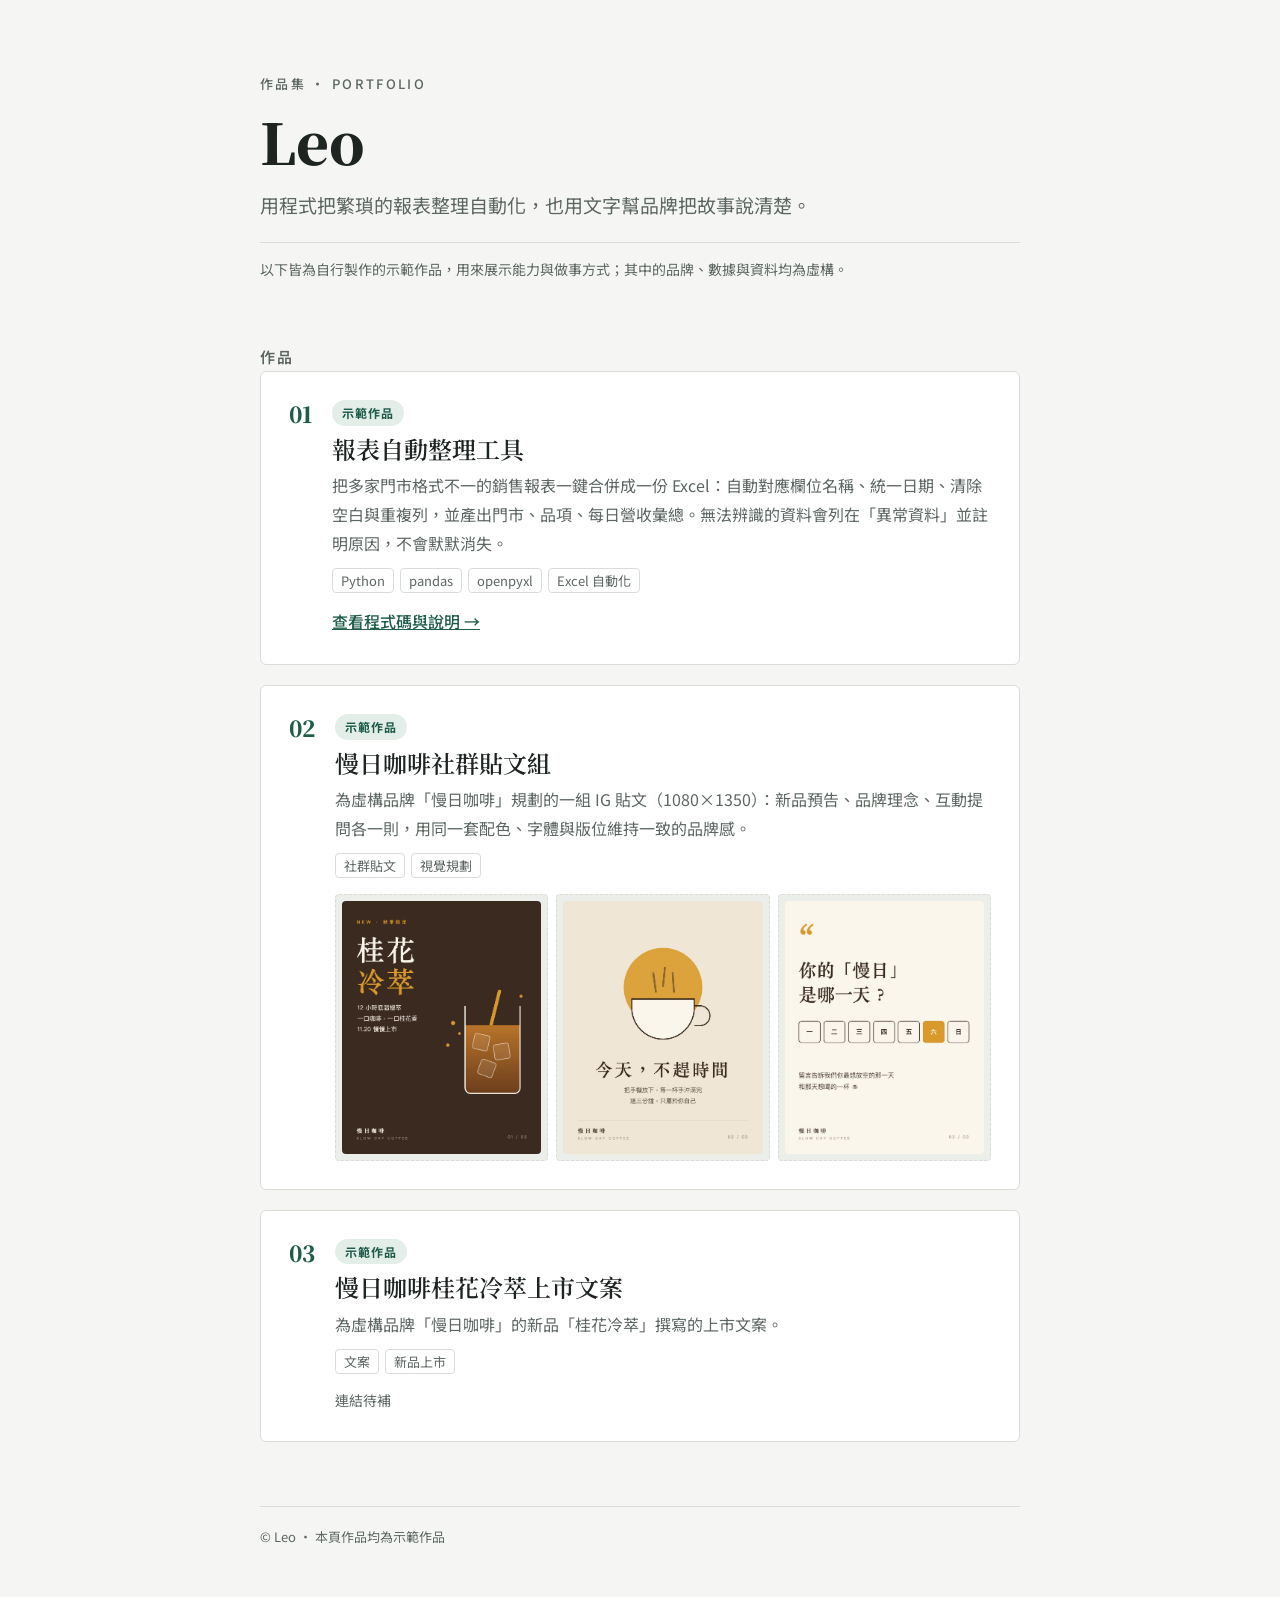
<file: index.html>
<!doctype html>
<html lang="zh-Hant-TW">
<head>
<meta charset="utf-8">
<meta name="viewport" content="width=device-width, initial-scale=1, viewport-fit=cover">
<title>Leo 作品集</title>
<meta name="description" content="Leo 的作品集：資料整理自動化與品牌文案示範作品。">
<link rel="preconnect" href="https://fonts.googleapis.com">
<link rel="preconnect" href="https://fonts.gstatic.com" crossorigin>
<link rel="stylesheet" href="https://fonts.googleapis.com/css2?family=Noto+Serif+TC:wght@600;900&family=Noto+Sans+TC:wght@400;500;700&display=swap">
<style>
/* 版面：單欄閱讀寬度，作品以編號清單排列（順序即瀏覽順序），手機自動堆疊 */
:root{
  --paper:#f5f6f3; --surface:#ffffff; --ink:#1d2421; --muted:#5d6762; --line:#d9ddd8;
  --accent:#1f5c4a; --accent-soft:#e3eee9; --placeholder:#eceee9;
  --display:"Noto Serif TC","Songti TC",serif;
  --body:"Noto Sans TC","PingFang TC","Microsoft JhengHei",sans-serif;
  color-scheme:light;
}
@media (prefers-color-scheme:dark){
  :root{--paper:#121614;--surface:#1a201d;--ink:#e6ebe8;--muted:#9aa5a0;--line:#2c3430;
    --accent:#7cc4a8;--accent-soft:#1f2e28;--placeholder:#222a26;color-scheme:dark}
}
*{box-sizing:border-box}
body{margin:0;background:var(--paper);color:var(--ink);font:400 16px/1.8 var(--body);
  padding:env(safe-area-inset-top,0px) 20px env(safe-area-inset-bottom,0px)}
.wrap{max-width:760px;margin-inline:auto;padding-block:72px 48px;display:flex;flex-direction:column;gap:64px}
a{color:var(--accent)}
a:focus-visible{outline:2px solid var(--accent);outline-offset:3px;border-radius:2px}

header{display:flex;flex-direction:column;gap:14px}
.eyebrow{font-size:13px;letter-spacing:.18em;color:var(--muted);font-weight:500}
h1{margin:0;font:900 clamp(36px,8vw,56px)/1.15 var(--display);text-wrap:balance}
.intro{margin:0;font-size:clamp(17px,2.6vw,19px);color:var(--muted);max-width:32em}
.note{font-size:14px;color:var(--muted);border-top:1px solid var(--line);padding-top:14px;margin:6px 0 0}

h2{margin:0 0 4px;font:600 15px var(--body);letter-spacing:.16em;color:var(--muted)}
.works{list-style:none;margin:0;padding:0;display:flex;flex-direction:column;gap:20px;counter-reset:w}
.work{background:var(--surface);border:1px solid var(--line);border-radius:6px;padding:28px;
  display:grid;grid-template-columns:auto 1fr;gap:6px 20px;counter-increment:w}
.work::before{content:counter(w,decimal-leading-zero);font:900 22px/1.3 var(--display);color:var(--accent);grid-row:span 5}
.badge{justify-self:start;font-size:12px;font-weight:700;letter-spacing:.08em;color:var(--accent);
  background:var(--accent-soft);padding:2px 10px;border-radius:999px}
.work h3{margin:0;font:600 clamp(20px,3.6vw,24px)/1.4 var(--display);text-wrap:balance}
.work p{margin:0;color:var(--muted)}
.tags{display:flex;flex-wrap:wrap;gap:6px;margin:4px 0 0;padding:0;list-style:none}
.tags li{font-size:13px;border:1px solid var(--line);border-radius:4px;padding:0 8px;color:var(--muted)}
.actions{display:flex;flex-wrap:wrap;gap:16px;align-items:center;margin-top:8px;font-weight:500}
.actions .todo{color:var(--muted);font-size:14px;font-weight:400}
.slots{display:grid;grid-template-columns:repeat(3,1fr);gap:8px;margin-top:10px;grid-column:2}
.slot{aspect-ratio:4/5;max-width:100%;background:var(--placeholder);border:1px dashed var(--line);border-radius:4px;
  display:grid;place-items:center;font-size:12px;color:var(--muted);text-align:center;padding:6px}
.slot img{width:100%;height:100%;object-fit:cover;border-radius:4px}

footer{font-size:13px;color:var(--muted);border-top:1px solid var(--line);padding-top:18px}
@media (max-width:520px){
  .wrap{padding-block:48px 36px;gap:48px}
  .work{grid-template-columns:1fr;padding:22px}
  .work::before{grid-row:auto}
  .slots{grid-column:1}
}
</style>
</head>
<body>
<div class="wrap">
  <header>
    <div class="eyebrow">作品集 · PORTFOLIO</div>
    <h1>Leo</h1>
    <p class="intro">用程式把繁瑣的報表整理自動化，也用文字幫品牌把故事說清楚。</p>
    <p class="note">以下皆為自行製作的示範作品，用來展示能力與做事方式；其中的品牌、數據與資料均為虛構。</p>
  </header>

  <main>
    <h2>作品</h2>
    <ol class="works">
      <li class="work">
        <span class="badge">示範作品</span>
        <h3>報表自動整理工具</h3>
        <p>把多家門市格式不一的銷售報表一鍵合併成一份 Excel：自動對應欄位名稱、統一日期、清除空白與重複列，並產出門市、品項、每日營收彙總。無法辨識的資料會列在「異常資料」並註明原因，不會默默消失。</p>
        <ul class="tags"><li>Python</li><li>pandas</li><li>openpyxl</li><li>Excel 自動化</li></ul>
        <div class="actions"><a href="https://github.com/leo04133/report-tool" id="repo-link">查看程式碼與說明 →</a></div>
      </li>

      <li class="work">
        <span class="badge">示範作品</span>
        <h3>慢日咖啡社群貼文組</h3>
        <p>為虛構品牌「慢日咖啡」規劃的一組 IG 貼文（1080×1350）：新品預告、品牌理念、互動提問各一則，用同一套配色、字體與版位維持一致的品牌感。</p>
        <ul class="tags"><li>社群貼文</li><li>視覺規劃</li></ul>
        <div class="slots" aria-label="貼文圖片">
          <div class="slot"><img src="images/post1.jpg" alt="桂花冷萃新品預告貼文" loading="lazy"></div>
          <div class="slot"><img src="images/post2.jpg" alt="「今天，不趕時間」品牌理念貼文" loading="lazy"></div>
          <div class="slot"><img src="images/post3.jpg" alt="「你的慢日是哪一天？」互動貼文" loading="lazy"></div>
        </div>
      </li>

      <li class="work">
        <span class="badge">示範作品</span>
        <h3>慢日咖啡桂花冷萃上市文案</h3>
        <p>為虛構品牌「慢日咖啡」的新品「桂花冷萃」撰寫的上市文案。</p>
        <ul class="tags"><li>文案</li><li>新品上市</li></ul>
        <div class="actions"><span class="todo">連結待補</span></div>
      </li>
    </ol>
  </main>

  <footer>© Leo · 本頁作品均為示範作品</footer>
</div>
</body>
</html>
</file>
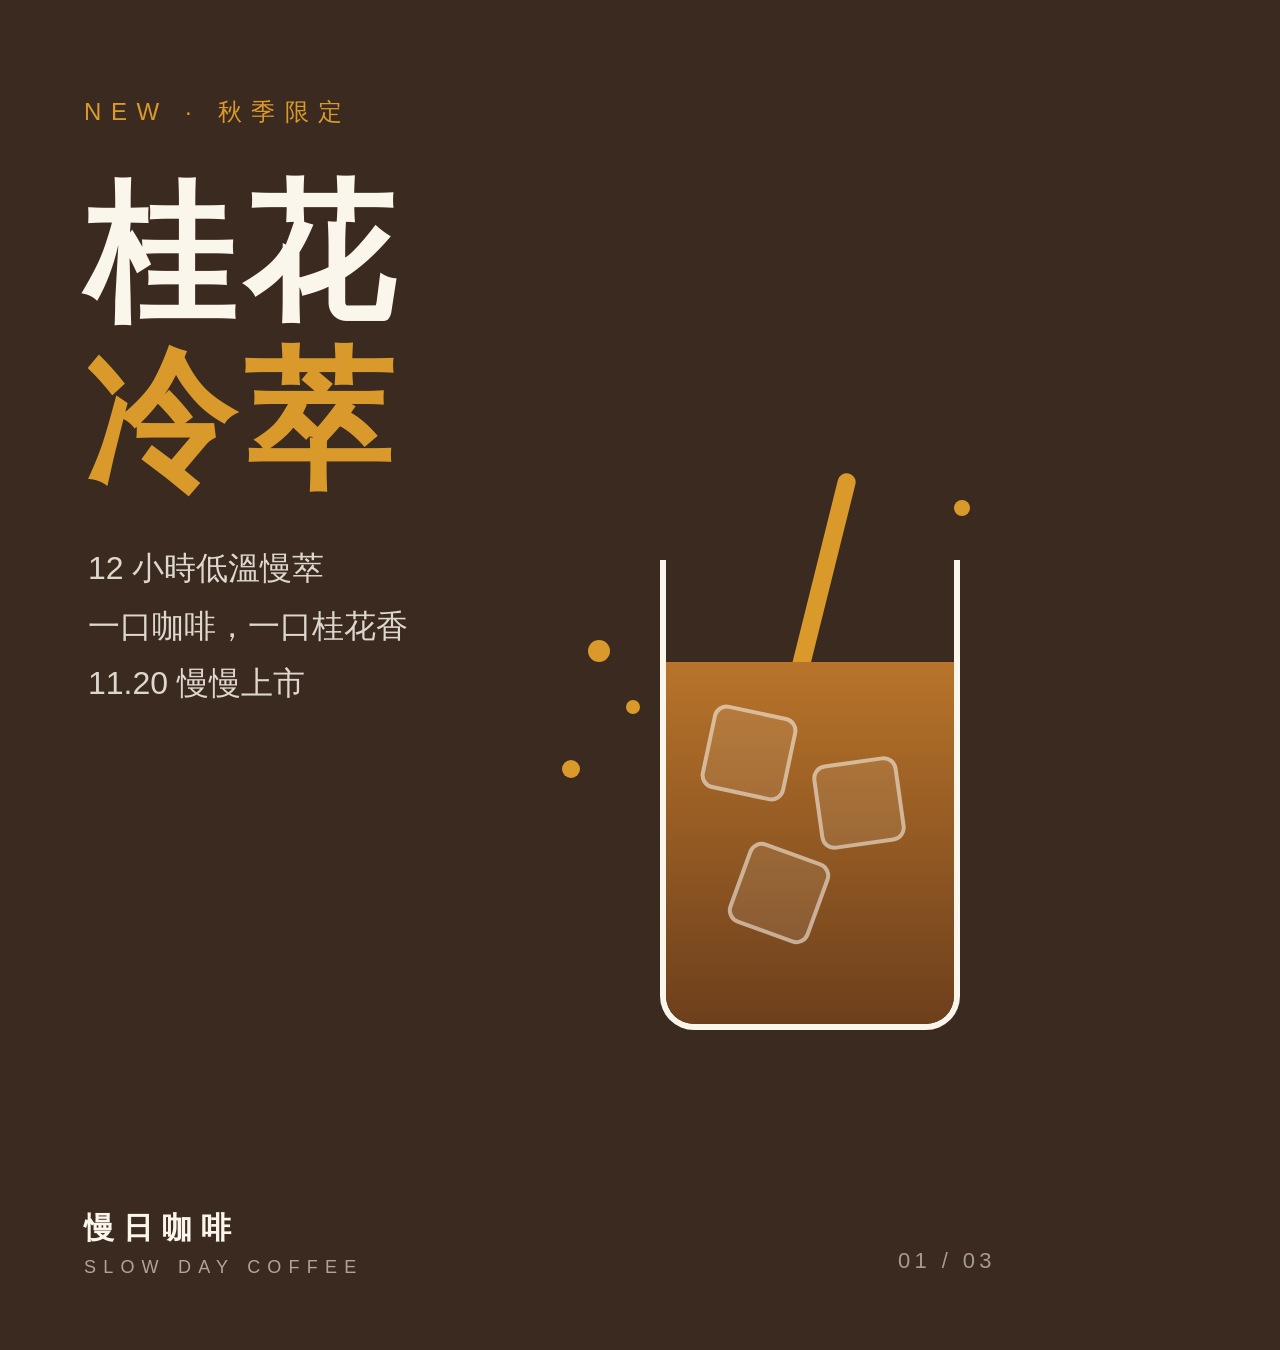
<file: design/post1.html>
<!doctype html><meta charset="utf-8"><link rel="stylesheet" href="base.css">
<style>
body{background:var(--bean);color:var(--cream)}
.tag{position:absolute;left:84px;top:96px;font:500 24px var(--sans);letter-spacing:.4em;color:var(--gold)}
h1{position:absolute;left:84px;top:170px;font:700 150px/1.12 var(--serif);letter-spacing:.06em}
h1 span{color:var(--gold)}
p{position:absolute;left:88px;top:540px;font:400 32px/1.8 var(--sans);opacity:.85}
.glass{position:absolute;right:120px;top:560px;width:300px;height:470px;border:6px solid var(--cream);border-top:none;border-radius:0 0 34px 34px;overflow:hidden}
.glass .tea{position:absolute;inset:auto 0 0 0;height:78%;background:linear-gradient(#b8742a,#6d3f1c)}
.glass .ice{position:absolute;width:86px;height:86px;border:4px solid #fbf6ec88;border-radius:14px;background:#fbf6ec18}
.straw{position:absolute;right:250px;top:470px;width:18px;height:230px;background:var(--gold);transform:rotate(14deg);border-radius:9px}
.brand,.no{color:var(--cream)}
</style>
<div class="tag">NEW · 秋季限定</div>
<h1>桂花<br><span>冷萃</span></h1>
<p>12 小時低溫慢萃<br>一口咖啡，一口桂花香<br>11.20 慢慢上市</p>
<div class="straw"></div>
<div class="glass"><div class="tea"></div>
 <div class="ice" style="left:40px;top:150px;transform:rotate(12deg)"></div>
 <div class="ice" style="left:150px;top:200px;transform:rotate(-8deg)"></div>
 <div class="ice" style="left:70px;top:290px;transform:rotate(20deg)"></div>
</div>
<div class="dot" style="right:470px;top:640px;width:22px;height:22px"></div>
<div class="dot" style="right:440px;top:700px;width:14px;height:14px"></div>
<div class="dot" style="right:500px;top:760px;width:18px;height:18px"></div>
<div class="dot" style="right:110px;top:500px;width:16px;height:16px"></div>
<div class="brand">慢日咖啡<small>SLOW DAY COFFEE</small></div><div class="no">01 / 03</div>
</file>
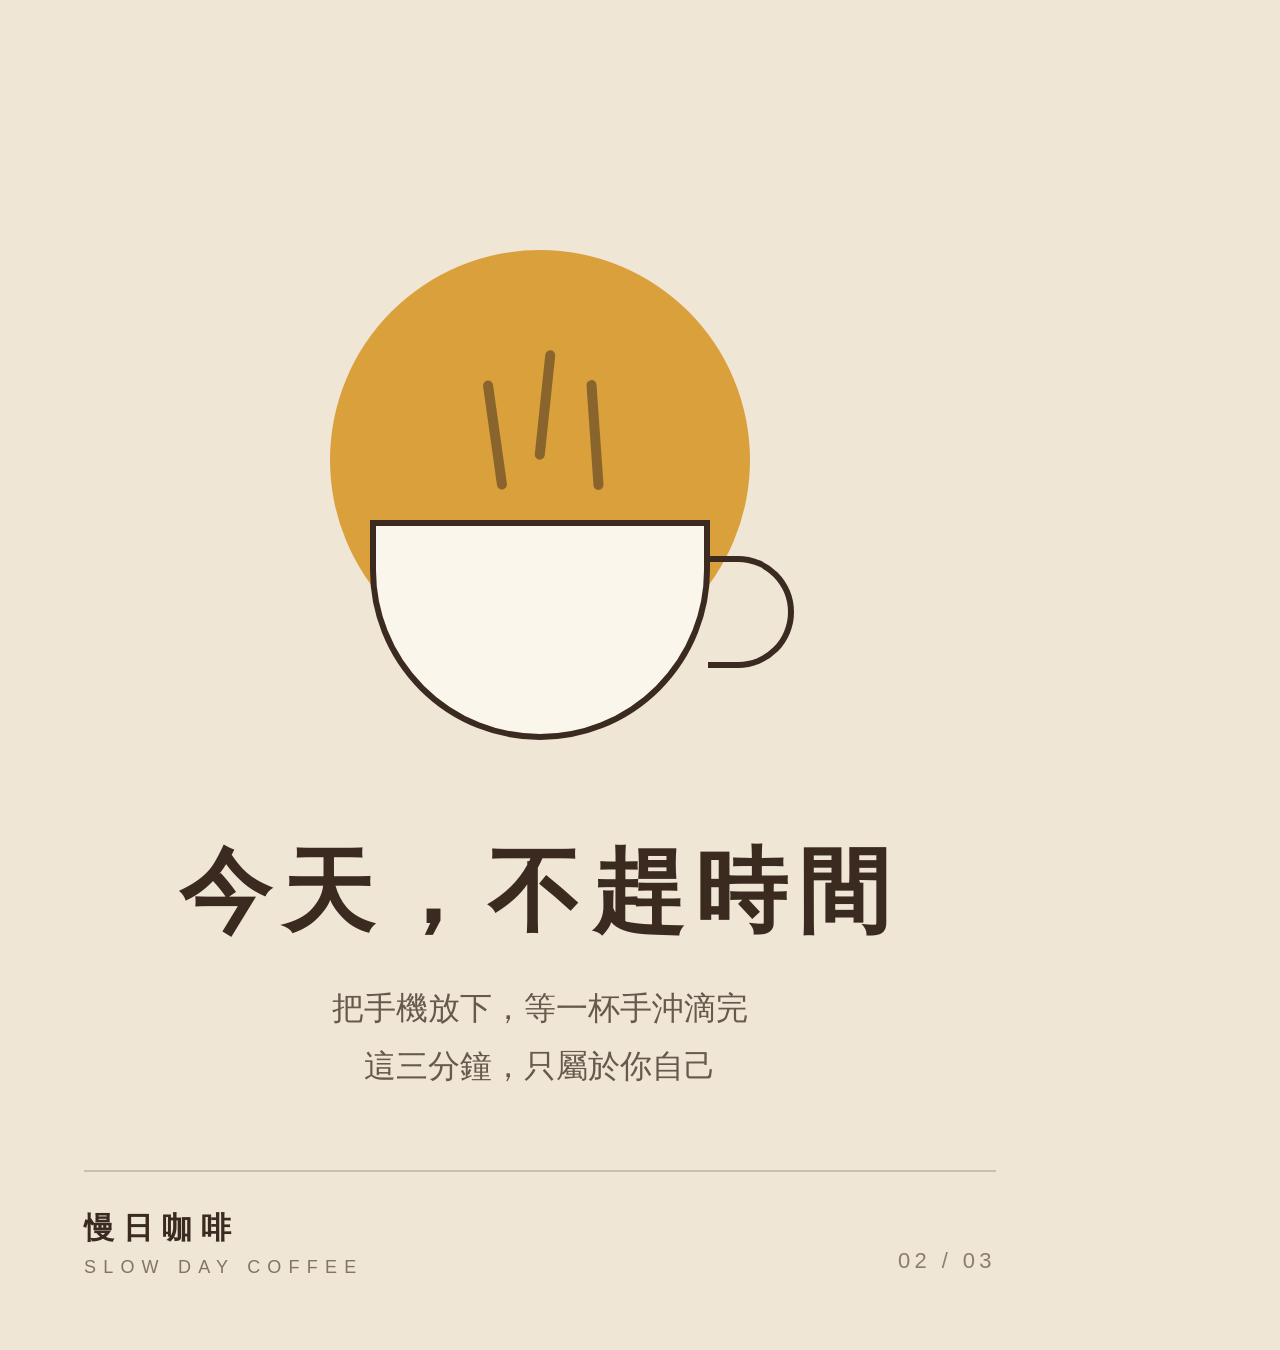
<file: design/post2.html>
<!doctype html><meta charset="utf-8"><link rel="stylesheet" href="base.css">
<style>
.sun{position:absolute;left:50%;top:250px;width:420px;height:420px;margin-left:-210px;border-radius:50%;background:var(--gold);opacity:.9}
.cup{position:absolute;left:50%;top:520px;width:340px;height:220px;margin-left:-170px;background:var(--cream);border-radius:0 0 170px 170px;border:6px solid var(--bean)}
.cup::after{content:"";position:absolute;right:-90px;top:30px;width:80px;height:100px;border:6px solid var(--bean);border-left:none;border-radius:0 60px 60px 0}
.steam{position:absolute;top:380px;width:10px;height:110px;border-radius:5px;background:var(--bean);opacity:.5}
h1{position:absolute;left:0;right:0;top:830px;text-align:center;font:700 92px var(--serif);letter-spacing:.12em}
p{position:absolute;left:0;right:0;top:980px;text-align:center;font:400 32px/1.8 var(--sans);opacity:.75}
.line{position:absolute;left:84px;right:84px;top:1170px;border-top:2px solid var(--bean);opacity:.2}
</style>
<div class="sun"></div>
<div class="steam" style="left:490px;transform:rotate(-8deg)"></div>
<div class="steam" style="left:540px;top:350px;transform:rotate(6deg)"></div>
<div class="steam" style="left:590px;transform:rotate(-4deg)"></div>
<div class="cup"></div>
<h1>今天，不趕時間</h1>
<p>把手機放下，等一杯手沖滴完<br>這三分鐘，只屬於你自己</p>
<div class="line"></div>
<div class="brand">慢日咖啡<small>SLOW DAY COFFEE</small></div><div class="no">02 / 03</div>
</file>
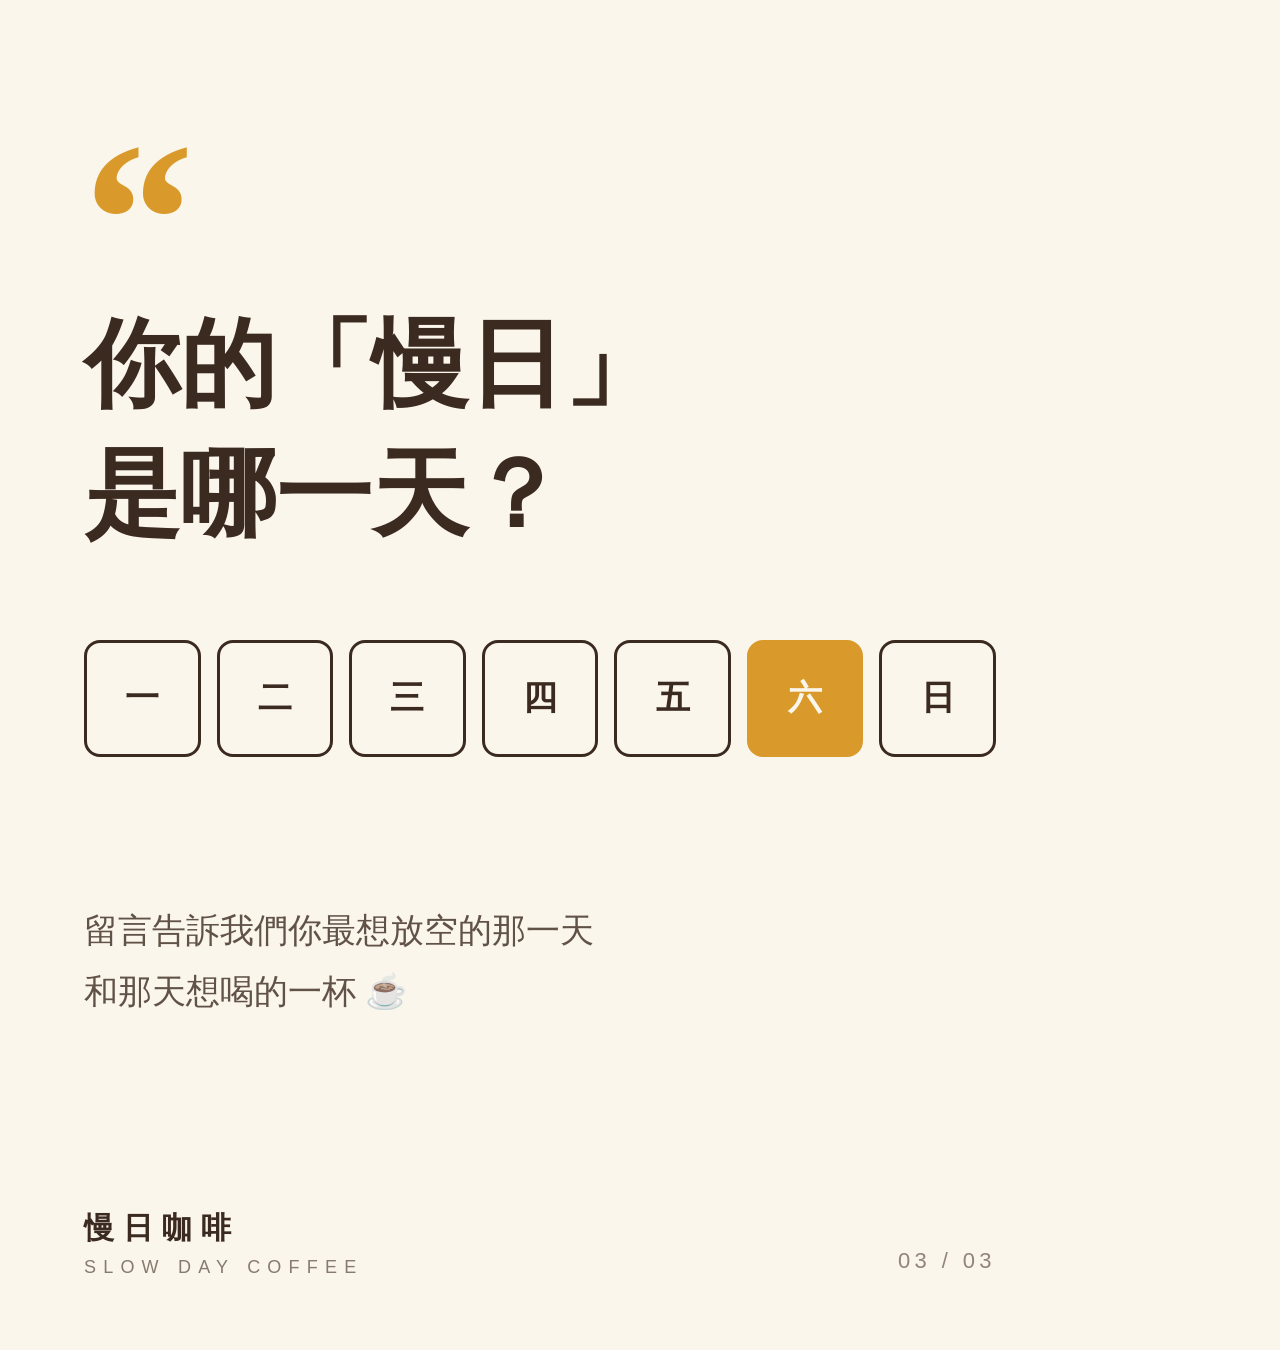
<file: design/post3.html>
<!doctype html><meta charset="utf-8"><link rel="stylesheet" href="base.css">
<style>
body{background:var(--cream)}
.q{position:absolute;left:84px;top:110px;font:700 220px/1 var(--serif);color:var(--gold)}
h1{position:absolute;left:84px;top:300px;font:700 96px/1.35 var(--serif)}
.cal{position:absolute;left:84px;right:84px;top:640px;display:grid;grid-template-columns:repeat(7,1fr);gap:16px}
.cal div{aspect-ratio:1;border:3px solid var(--bean);border-radius:16px;display:grid;place-items:center;font:600 34px var(--sans)}
.cal .on{background:var(--gold);border-color:var(--gold);color:var(--cream)}
p{position:absolute;left:84px;top:900px;font:400 34px/1.8 var(--sans);opacity:.8}
p b{color:var(--leaf)}
</style>
<div class="q">“</div>
<h1>你的「慢日」<br>是哪一天？</h1>
<div class="cal"><div>一</div><div>二</div><div>三</div><div>四</div><div>五</div><div class="on">六</div><div>日</div></div>
<p>留言告訴我們你最想放空的那一天<br>和那天想喝的一杯 <b>☕</b></p>
<div class="brand">慢日咖啡<small>SLOW DAY COFFEE</small></div><div class="no">03 / 03</div>
</file>
<file: design/base.css>
:root{--oat:#efe6d6;--bean:#3b2a20;--gold:#d99a2b;--leaf:#6f7d4f;--cream:#fbf6ec;
  --serif:"Songti TC","Noto Serif TC",serif;--sans:"PingFang TC","Heiti TC",sans-serif}
*{box-sizing:border-box;margin:0}
html,body{width:1080px;height:1350px;overflow:hidden}
body{background:var(--oat);color:var(--bean);font-family:var(--sans);position:relative}
.brand{position:absolute;left:84px;bottom:72px;font:600 30px var(--serif);letter-spacing:.3em}
.brand small{display:block;font:400 18px var(--sans);letter-spacing:.4em;opacity:.6;margin-top:8px}
.no{position:absolute;right:84px;bottom:76px;font:400 22px var(--sans);letter-spacing:.2em;opacity:.55}
.dot{position:absolute;border-radius:50%;background:var(--gold)}
</file>
